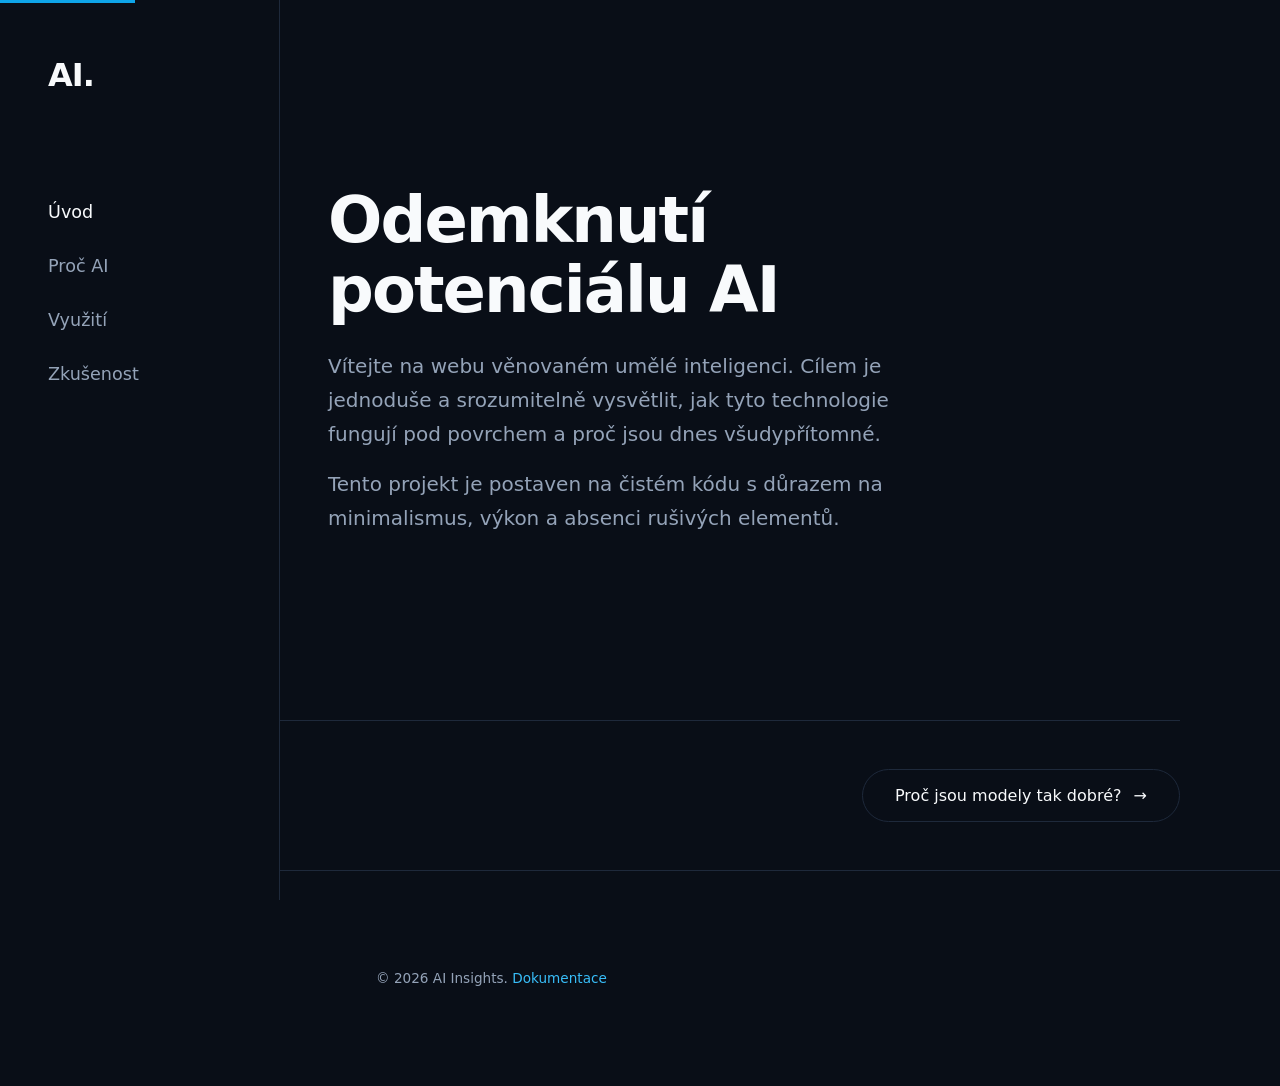
<file: index.html>
<!DOCTYPE html>
<html lang="cs">
<head>
    <meta charset="UTF-8">
    <meta name="viewport" content="width=device-width, initial-scale=1.0">
    <title>Potenciál a Síla Umělé Inteligence - Úvod</title>
    <meta name="description" content="Simplistický úvod do světa umělé inteligence.">
    <link rel="canonical" href="https://goosening.github.io/AI_Vyuziti_Web/">

    <!-- Open Graph / Facebook -->
    <meta property="og:title" content="Potenciál a Síla Umělé Inteligence - Úvod">
    <meta property="og:description" content="Simplistický úvod do světa umělé inteligence.">
    <meta property="og:type" content="website">
    <meta property="og:url" content="https://goosening.github.io/AI_Vyuziti_Web/">
    <meta property="og:image" content="https://goosening.github.io/AI_Vyuziti_Web/assets/og-image.png">

    <!-- Twitter -->
    <meta name="twitter:card" content="summary_large_image">
    <meta name="twitter:title" content="Potenciál a Síla Umělé Inteligence - Úvod">
    <meta name="twitter:description" content="Simplistický úvod do světa umělé inteligence.">
    <meta name="twitter:image" content="https://goosening.github.io/AI_Vyuziti_Web/assets/og-image.png">

    <link rel="stylesheet" href="style.css">
</head>
<body>
    <a href="#main-content" class="skip-link">Přejít na obsah</a>
    <aside class="sidebar" aria-label="Hlavní navigace">
        <div class="logo-text">AI.</div>
        <nav class="sidebar-nav">
            <a href="index.html" class="nav-link">Úvod</a>
            <a href="proc-ai.html" class="nav-link">Proč AI</a>
            <a href="vyuziti.html" class="nav-link">Využití</a>
            <a href="zkusenost.html" class="nav-link">Zkušenost</a>
        </nav>
    </aside>

    <div class="main-wrapper">
        <main id="main-content">
            <section class="hero">
                <div class="container">
                    <h1 id="hero-title" class="fade-in-left">Odemknutí<br>potenciálu AI</h1>
                    <p class="hero-subtitle fade-in-left">Vítejte na webu věnovaném umělé inteligenci. Cílem je jednoduše a srozumitelně vysvětlit, jak tyto technologie fungují pod povrchem a proč jsou dnes všudypřítomné.</p>
                    <p class="hero-subtitle fade-in-left" style="margin-top: 1rem;">Tento projekt je postaven na čistém kódu s důrazem na minimalismus, výkon a absenci rušivých elementů.</p>
                </div>
            </section>
            
            
            <div class="container page-navigation">
                <a href="proc-ai.html" class="btn-next fade-in-left">Proč jsou modely tak dobré?</a>
            </div>
        </main>

        <footer class="site-footer">
            <div class="container">
                <p>&copy; 2026 AI Insights. <a href="dokumentace.html">Dokumentace</a></p>
            </div>
        </footer>
    </div>
    <script src="script.js" defer></script>
</body>
</html>
</file>
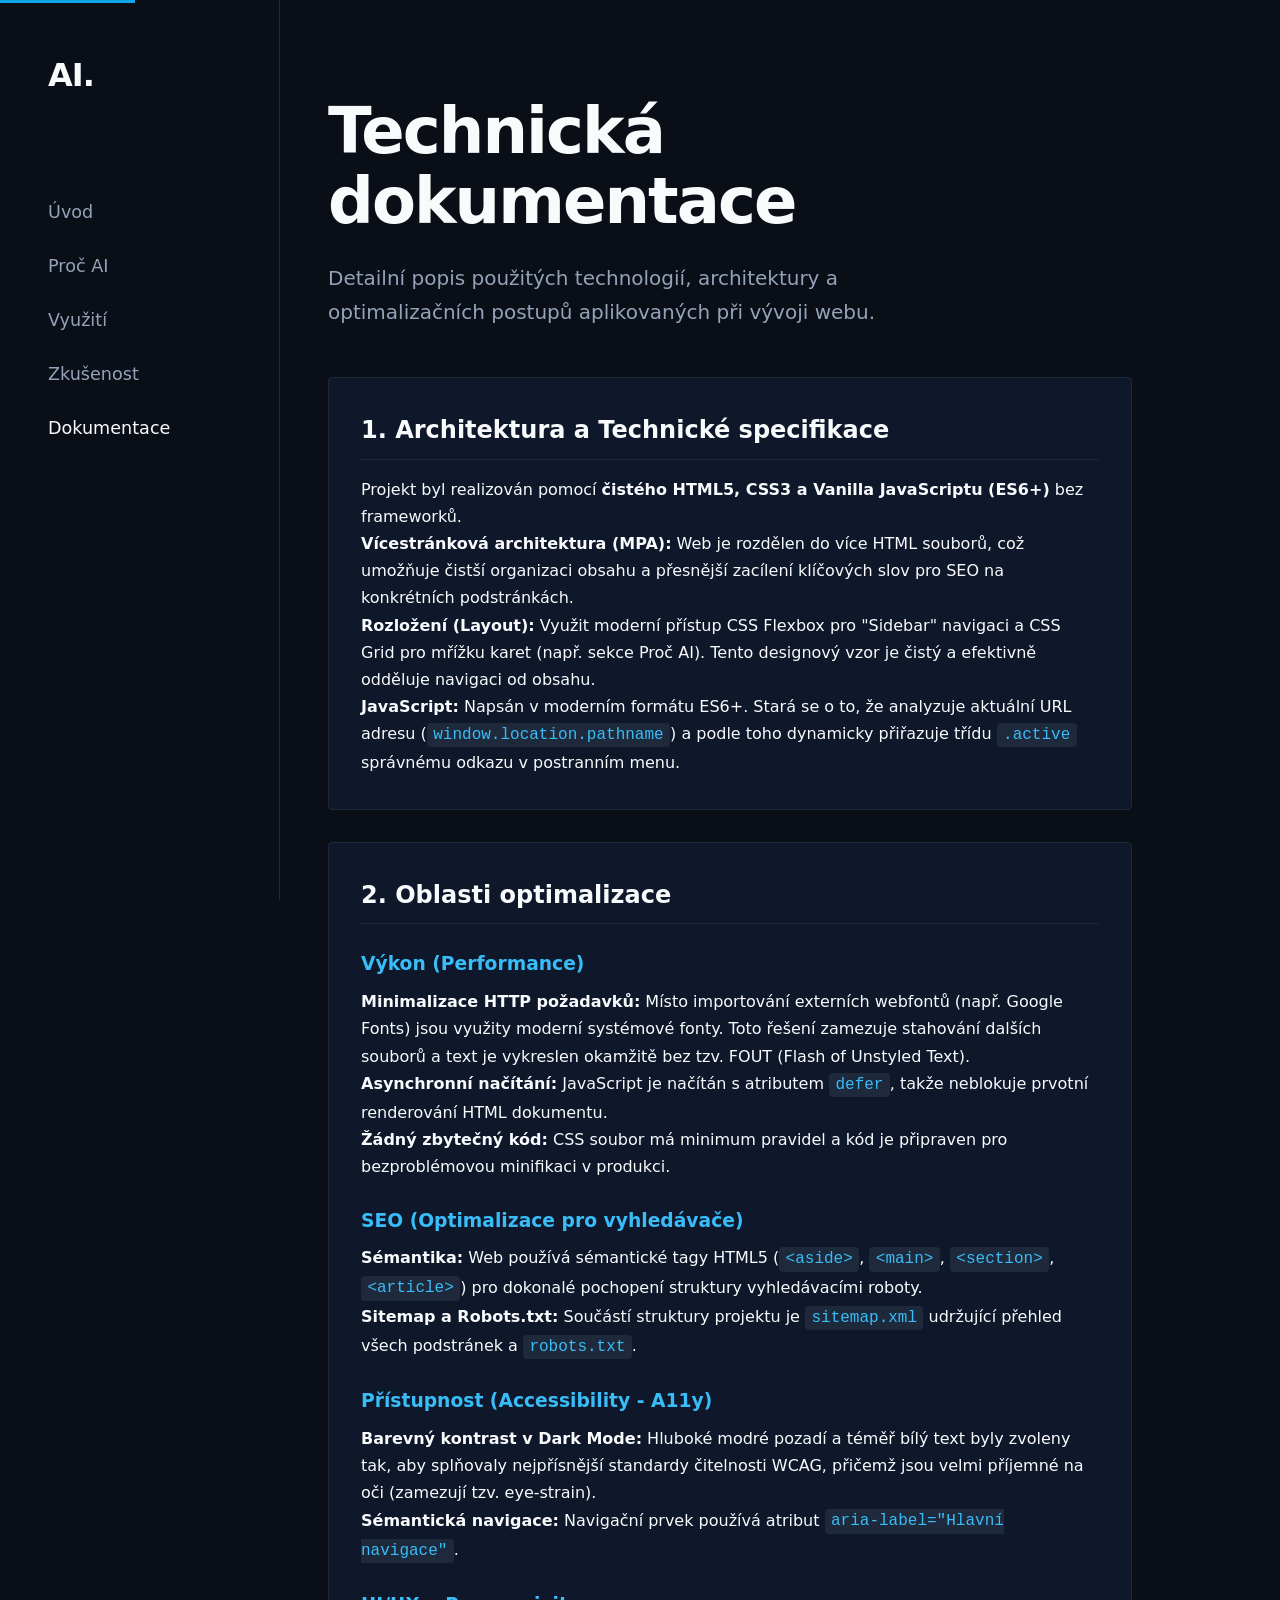
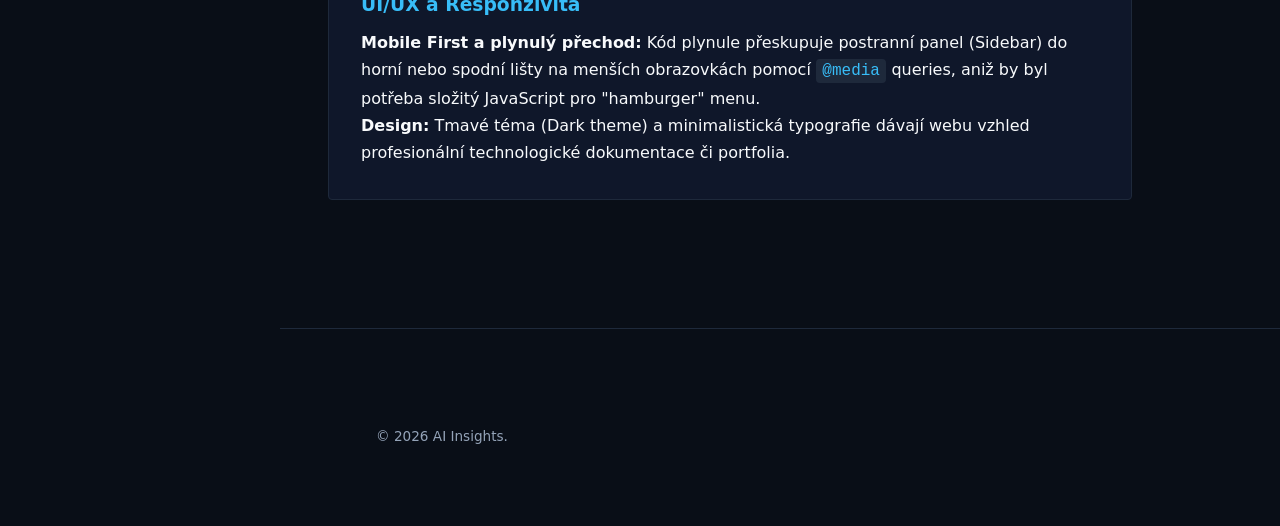
<file: dokumentace.html>
<!DOCTYPE html>
<html lang="cs">
<head>
    <meta charset="UTF-8">
    <meta name="viewport" content="width=device-width, initial-scale=1.0">
    <title>Technická Dokumentace - AI Insights</title>
    <link rel="canonical" href="https://goosening.github.io/AI_Vyuziti_Web/dokumentace.html">

    <!-- Open Graph / Facebook -->
    <meta property="og:title" content="Technická Dokumentace - AI Insights">
    <meta property="og:description" content="Detailní popis použitých technologií, architektury a optimalizačních postupů aplikovaných při vývoji webu.">
    <meta property="og:type" content="article">
    <meta property="og:url" content="https://goosening.github.io/AI_Vyuziti_Web/dokumentace.html">
    <meta property="og:image" content="https://goosening.github.io/AI_Vyuziti_Web/assets/og-image.png">

    <!-- Twitter -->
    <meta name="twitter:card" content="summary_large_image">
    <meta name="twitter:title" content="Technická Dokumentace - AI Insights">
    <meta name="twitter:description" content="Detailní popis použitých technologií, architektury a optimalizačních postupů aplikovaných při vývoji webu.">
    <meta name="twitter:image" content="https://goosening.github.io/AI_Vyuziti_Web/assets/og-image.png">

    <link rel="stylesheet" href="style.css">
    <style>
        .doc-section {
            background: var(--clr-bg-surface);
            padding: 2rem;
            border-radius: var(--border-radius);
            margin-bottom: 2rem;
            border: 1px solid var(--clr-border);
        }
        .doc-section h2 {
            color: var(--clr-text-main);
            border-bottom: 1px solid var(--clr-border);
            padding-bottom: 0.5rem;
            margin-bottom: 1rem;
        }
        .doc-section h3 {
            color: var(--clr-primary-400);
            margin-top: 1.5rem;
            margin-bottom: 0.5rem;
        }
        code {
            background-color: var(--clr-bg-card);
            padding: 0.2rem 0.4rem;
            border-radius: 4px;
            font-family: monospace;
            color: var(--clr-primary-400);
        }
    </style>
</head>
<body>
    <a href="#main-content" class="skip-link">Přejít na obsah</a>
    <aside class="sidebar" aria-label="Hlavní navigace">
        <div class="logo-text">AI.</div>
        <nav class="sidebar-nav">
            <a href="index.html" class="nav-link">Úvod</a>
            <a href="proc-ai.html" class="nav-link">Proč AI</a>
            <a href="vyuziti.html" class="nav-link">Využití</a>
            <a href="zkusenost.html" class="nav-link">Zkušenost</a>
            <a href="dokumentace.html" class="nav-link active">Dokumentace</a>
        </nav>
    </aside>

    <div class="main-wrapper">
        <main id="main-content">
            <section class="section">
                <div class="container">
                    <h1 class="page-title">Technická<br>dokumentace</h1>
                    <p class="page-subtitle" style="margin-bottom: 3rem;">Detailní popis použitých technologií, architektury a optimalizačních postupů aplikovaných při vývoji webu.</p>

                    <section class="doc-section">
                        <h2>1. Architektura a Technické specifikace</h2>
                        <p>Projekt byl realizován pomocí <strong>čistého HTML5, CSS3 a Vanilla JavaScriptu (ES6+)</strong> bez frameworků.</p>
                        <ul>
                            <li><strong>Vícestránková architektura (MPA):</strong> Web je rozdělen do více HTML souborů, což umožňuje čistší organizaci obsahu a přesnější zacílení klíčových slov pro SEO na konkrétních podstránkách.</li>
                            <li><strong>Rozložení (Layout):</strong> Využit moderní přístup CSS Flexbox pro "Sidebar" navigaci a CSS Grid pro mřížku karet (např. sekce Proč AI). Tento designový vzor je čistý a efektivně odděluje navigaci od obsahu.</li>
                            <li><strong>JavaScript:</strong> Napsán v moderním formátu ES6+. Stará se o to, že analyzuje aktuální URL adresu (<code>window.location.pathname</code>) a podle toho dynamicky přiřazuje třídu <code>.active</code> správnému odkazu v postranním menu.</li>
                        </ul>
                    </section>

                    <section class="doc-section">
                        <h2>2. Oblasti optimalizace</h2>
                        
                        <h3>Výkon (Performance)</h3>
                        <ul>
                            <li><strong>Minimalizace HTTP požadavků:</strong> Místo importování externích webfontů (např. Google Fonts) jsou využity moderní systémové fonty. Toto řešení zamezuje stahování dalších souborů a text je vykreslen okamžitě bez tzv. FOUT (Flash of Unstyled Text).</li>
                            <li><strong>Asynchronní načítání:</strong> JavaScript je načítán s atributem <code>defer</code>, takže neblokuje prvotní renderování HTML dokumentu.</li>
                            <li><strong>Žádný zbytečný kód:</strong> CSS soubor má minimum pravidel a kód je připraven pro bezproblémovou minifikaci v produkci.</li>
                        </ul>

                        <h3>SEO (Optimalizace pro vyhledávače)</h3>
                        <ul>
                            <li><strong>Sémantika:</strong> Web používá sémantické tagy HTML5 (<code>&lt;aside&gt;</code>, <code>&lt;main&gt;</code>, <code>&lt;section&gt;</code>, <code>&lt;article&gt;</code>) pro dokonalé pochopení struktury vyhledávacími roboty.</li>
                            <li><strong>Sitemap a Robots.txt:</strong> Součástí struktury projektu je <code>sitemap.xml</code> udržující přehled všech podstránek a <code>robots.txt</code>.</li>
                        </ul>

                        <h3>Přístupnost (Accessibility - A11y)</h3>
                        <ul>
                            <li><strong>Barevný kontrast v Dark Mode:</strong> Hluboké modré pozadí a téměř bílý text byly zvoleny tak, aby splňovaly nejpřísnější standardy čitelnosti WCAG, přičemž jsou velmi příjemné na oči (zamezují tzv. eye-strain).</li>
                            <li><strong>Sémantická navigace:</strong> Navigační prvek používá atribut <code>aria-label="Hlavní navigace"</code>.</li>
                        </ul>

                        <h3>UI/UX a Responzivita</h3>
                        <ul>
                            <li><strong>Mobile First a plynulý přechod:</strong> Kód plynule přeskupuje postranní panel (Sidebar) do horní nebo spodní lišty na menších obrazovkách pomocí <code>@media</code> queries, aniž by byl potřeba složitý JavaScript pro "hamburger" menu.</li>
                            <li><strong>Design:</strong> Tmavé téma (Dark theme) a minimalistická typografie dávají webu vzhled profesionální technologické dokumentace či portfolia.</li>
                        </ul>
                    </section>
                </div>
            </section>
        </main>

        <footer class="site-footer">
            <div class="container">
                <p>&copy; 2026 AI Insights.</p>
            </div>
        </footer>
    </div>
    <script src="script.js" defer></script>
</body>
</html>
</file>
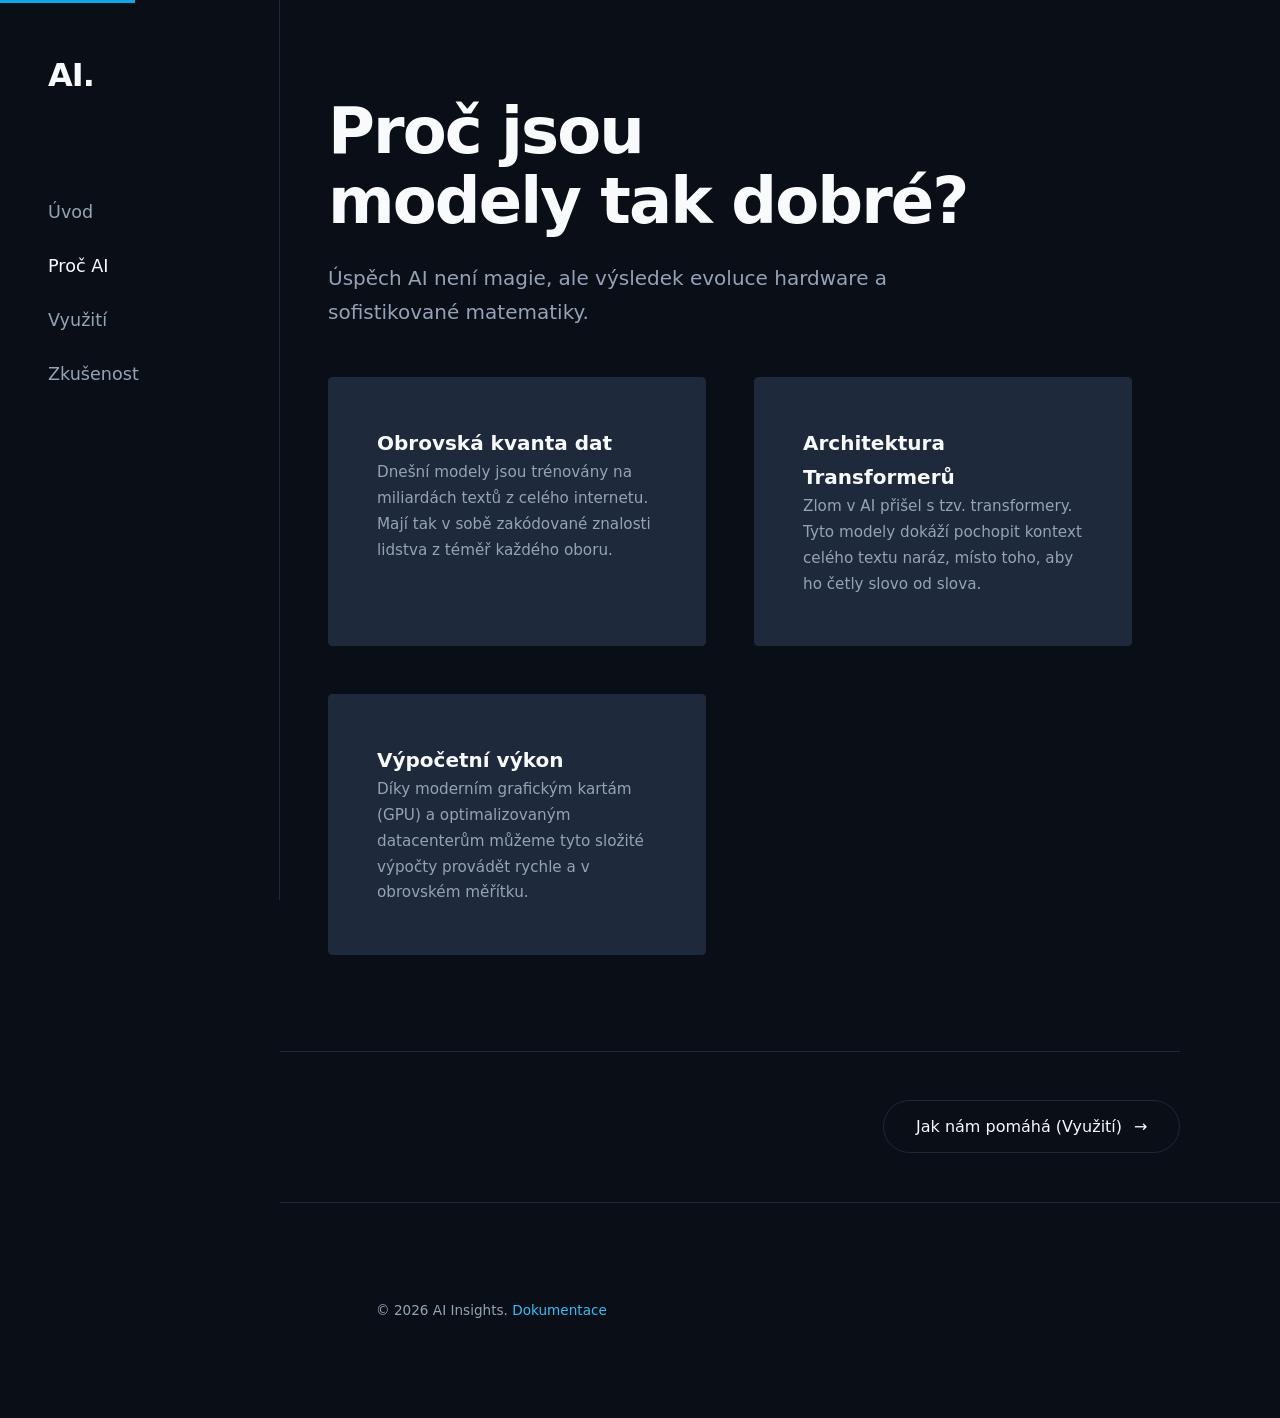
<file: proc-ai.html>
<!DOCTYPE html>
<html lang="cs">
<head>
    <meta charset="UTF-8">
    <meta name="viewport" content="width=device-width, initial-scale=1.0">
    <title>Proč je AI dobrá - AI Insights</title>
    <link rel="canonical" href="https://goosening.github.io/AI_Vyuziti_Web/proc-ai.html">

    <!-- Open Graph / Facebook -->
    <meta property="og:title" content="Proč je AI dobrá - AI Insights">
    <meta property="og:description" content="Úspěch AI není magie, ale výsledek evoluce hardware a sofistikované matematiky.">
    <meta property="og:type" content="article">
    <meta property="og:url" content="https://goosening.github.io/AI_Vyuziti_Web/proc-ai.html">
    <meta property="og:image" content="https://goosening.github.io/AI_Vyuziti_Web/assets/og-image.png">

    <!-- Twitter -->
    <meta name="twitter:card" content="summary_large_image">
    <meta name="twitter:title" content="Proč je AI dobrá - AI Insights">
    <meta name="twitter:description" content="Úspěch AI není magie, ale výsledek evoluce hardware a sofistikované matematiky.">
    <meta name="twitter:image" content="https://goosening.github.io/AI_Vyuziti_Web/assets/og-image.png">

    <link rel="stylesheet" href="style.css">
</head>
<body>
    <a href="#main-content" class="skip-link">Přejít na obsah</a>
    <aside class="sidebar" aria-label="Hlavní navigace">
        <div class="logo-text">AI.</div>
        <nav class="sidebar-nav">
            <a href="index.html" class="nav-link">Úvod</a>
            <a href="proc-ai.html" class="nav-link">Proč AI</a>
            <a href="vyuziti.html" class="nav-link">Využití</a>
            <a href="zkusenost.html" class="nav-link">Zkušenost</a>
        </nav>
    </aside>

    <div class="main-wrapper">
        <main id="main-content">
            <section class="section">
                <div class="container">
                    <h1 class="page-title fade-in-left">Proč jsou<br>modely tak dobré?</h1>
                    <p class="page-subtitle fade-in-left" style="margin-bottom: 3rem;">Úspěch AI není magie, ale výsledek evoluce hardware a sofistikované matematiky.</p>
                    
                    <div class="grid grid-3">
                        <article class="card fade-in-left">
                            <h3>Obrovská kvanta dat</h3>
                            <p>Dnešní modely jsou trénovány na miliardách textů z celého internetu. Mají tak v sobě zakódované znalosti lidstva z téměř každého oboru.</p>
                        </article>
                        <article class="card fade-in-left">
                            <h3>Architektura Transformerů</h3>
                            <p>Zlom v AI přišel s tzv. transformery. Tyto modely dokáží pochopit kontext celého textu naráz, místo toho, aby ho četly slovo od slova.</p>
                        </article>
                        <article class="card fade-in-left">
                            <h3>Výpočetní výkon</h3>
                            <p>Díky moderním grafickým kartám (GPU) a optimalizovaným datacenterům můžeme tyto složité výpočty provádět rychle a v obrovském měřítku.</p>
                        </article>
                    </div>
                </div>
            </section>
            
            <div class="container page-navigation">
                <a href="vyuziti.html" class="btn-next fade-in-left">Jak nám pomáhá (Využití)</a>
            </div>
        </main>

        <footer class="site-footer">
            <div class="container">
                <p>&copy; 2026 AI Insights. <a href="dokumentace.html">Dokumentace</a></p>
            </div>
        </footer>
    </div>
    <script src="script.js" defer></script>
</body>
</html>
</file>
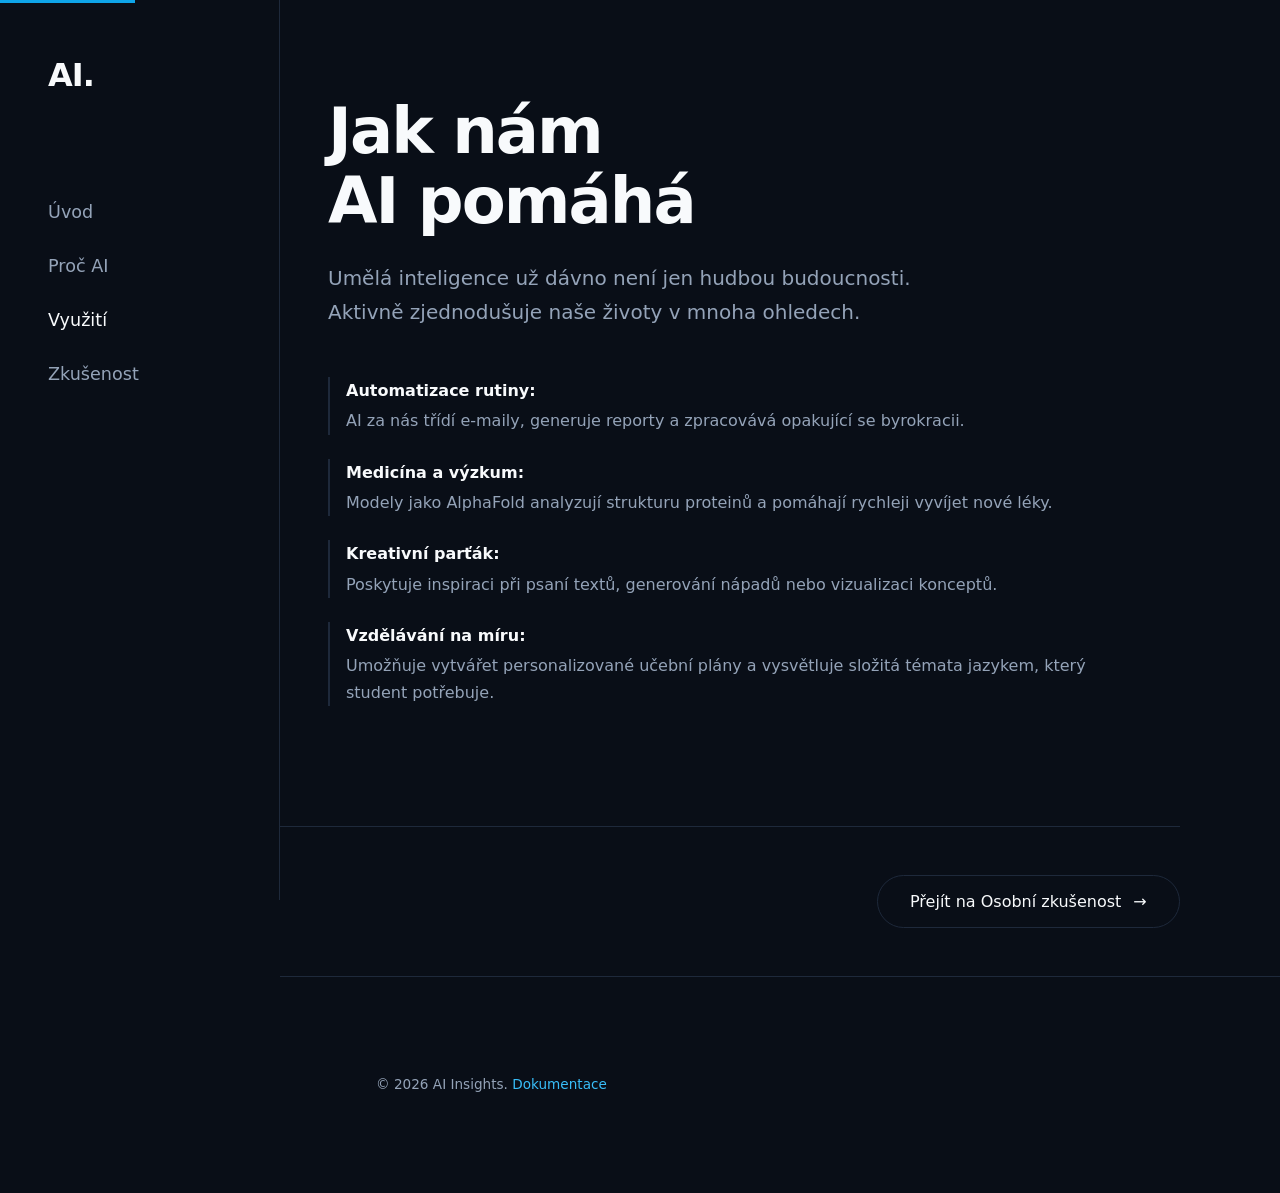
<file: vyuziti.html>
<!DOCTYPE html>
<html lang="cs">
<head>
    <meta charset="UTF-8">
    <meta name="viewport" content="width=device-width, initial-scale=1.0">
    <title>Využití AI - AI Insights</title>
    <link rel="canonical" href="https://goosening.github.io/AI_Vyuziti_Web/vyuziti.html">

    <!-- Open Graph / Facebook -->
    <meta property="og:title" content="Využití AI - AI Insights">
    <meta property="og:description" content="Umělá inteligence zjednodušuje naše životy v mnoha ohledech.">
    <meta property="og:type" content="article">
    <meta property="og:url" content="https://goosening.github.io/AI_Vyuziti_Web/vyuziti.html">
    <meta property="og:image" content="https://goosening.github.io/AI_Vyuziti_Web/assets/og-image.png">

    <!-- Twitter -->
    <meta name="twitter:card" content="summary_large_image">
    <meta name="twitter:title" content="Využití AI - AI Insights">
    <meta name="twitter:description" content="Umělá inteligence zjednodušuje naše životy v mnoha ohledech.">
    <meta name="twitter:image" content="https://goosening.github.io/AI_Vyuziti_Web/assets/og-image.png">

    <link rel="stylesheet" href="style.css">
</head>
<body>
    <a href="#main-content" class="skip-link">Přejít na obsah</a>
    <aside class="sidebar" aria-label="Hlavní navigace">
        <div class="logo-text">AI.</div>
        <nav class="sidebar-nav">
            <a href="index.html" class="nav-link">Úvod</a>
            <a href="proc-ai.html" class="nav-link">Proč AI</a>
            <a href="vyuziti.html" class="nav-link">Využití</a>
            <a href="zkusenost.html" class="nav-link">Zkušenost</a>
        </nav>
    </aside>

    <div class="main-wrapper">
        <main id="main-content">
            <section class="section">
                <div class="container">
                    <h1 class="page-title fade-in-left">Jak nám<br>AI pomáhá</h1>
                    <p class="page-subtitle fade-in-left" style="margin-bottom: 3rem;">Umělá inteligence už dávno není jen hudbou budoucnosti. Aktivně zjednodušuje naše životy v mnoha ohledech.</p>
                    
                    <ul class="feature-list fade-in-left">
                        <li><strong>Automatizace rutiny:</strong> AI za nás třídí e-maily, generuje reporty a zpracovává opakující se byrokracii.</li>
                        <li><strong>Medicína a výzkum:</strong> Modely jako AlphaFold analyzují strukturu proteinů a pomáhají rychleji vyvíjet nové léky.</li>
                        <li><strong>Kreativní parťák:</strong> Poskytuje inspiraci při psaní textů, generování nápadů nebo vizualizaci konceptů.</li>
                        <li><strong>Vzdělávání na míru:</strong> Umožňuje vytvářet personalizované učební plány a vysvětluje složitá témata jazykem, který student potřebuje.</li>
                    </ul>
                </div>
            </section>
            
            <div class="container page-navigation">
                <a href="zkusenost.html" class="btn-next fade-in-left">Přejít na Osobní zkušenost</a>
            </div>
        </main>

        <footer class="site-footer">
            <div class="container">
                <p>&copy; 2026 AI Insights. <a href="dokumentace.html">Dokumentace</a></p>
            </div>
        </footer>
    </div>
    <script src="script.js" defer></script>
</body>
</html>
</file>
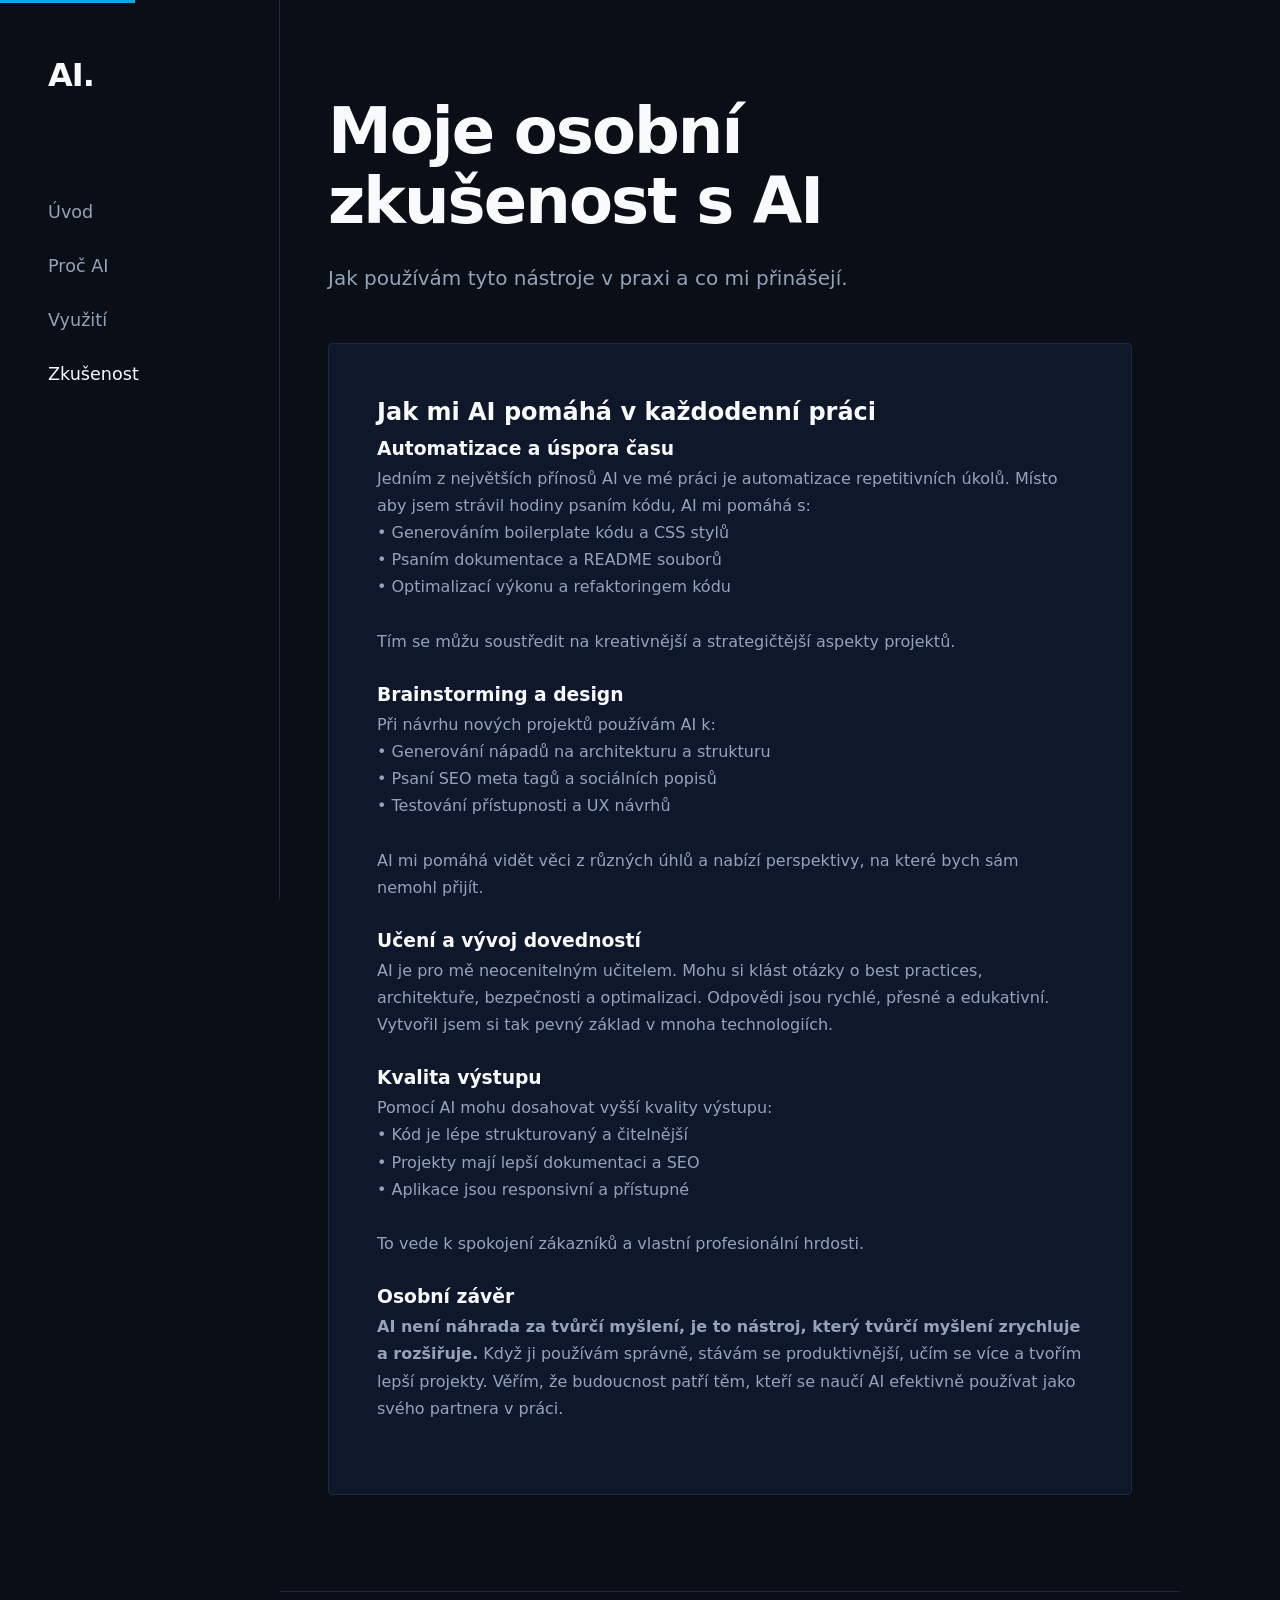
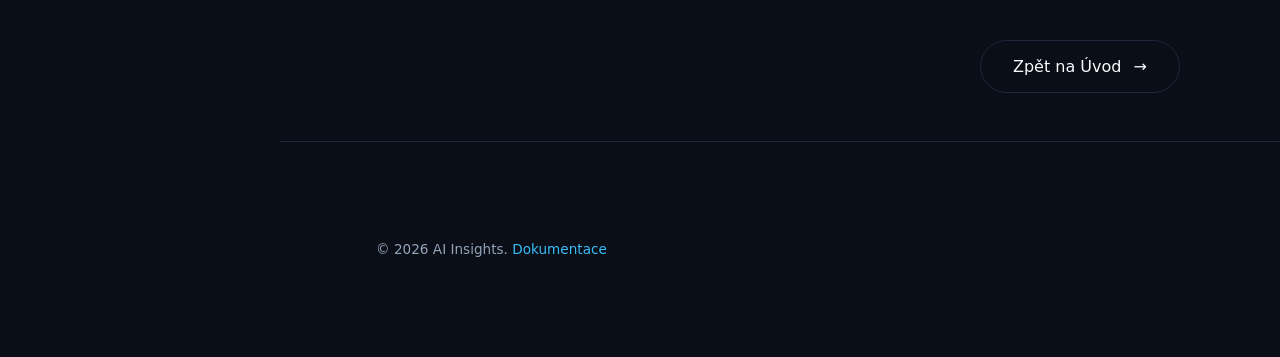
<file: zkusenost.html>
<!DOCTYPE html>
<html lang="cs">
<head>
    <meta charset="UTF-8">
    <meta name="viewport" content="width=device-width, initial-scale=1.0">
    <title>Moje osobní zkušenost - AI Insights</title>
    <link rel="canonical" href="https://goosening.github.io/AI_Vyuziti_Web/zkusenost.html">

    <!-- Open Graph / Facebook -->
    <meta property="og:title" content="Moje osobní zkušenost - AI Insights">
    <meta property="og:description" content="Jak používám tyto nástroje v praxi a co mi přinášejí.">
    <meta property="og:type" content="article">
    <meta property="og:url" content="https://goosening.github.io/AI_Vyuziti_Web/zkusenost.html">
    <meta property="og:image" content="https://goosening.github.io/AI_Vyuziti_Web/assets/og-image.png">

    <!-- Twitter -->
    <meta name="twitter:card" content="summary_large_image">
    <meta name="twitter:title" content="Moje osobní zkušenost - AI Insights">
    <meta name="twitter:description" content="Jak používám tyto nástroje v praxi a co mi přinášejí.">
    <meta name="twitter:image" content="https://goosening.github.io/AI_Vyuziti_Web/assets/og-image.png">

    <link rel="stylesheet" href="style.css">
</head>
<body>
    <a href="#main-content" class="skip-link">Přejít na obsah</a>
    <aside class="sidebar" aria-label="Hlavní navigace">
        <div class="logo-text">AI.</div>
        <nav class="sidebar-nav">
            <a href="index.html" class="nav-link">Úvod</a>
            <a href="proc-ai.html" class="nav-link">Proč AI</a>
            <a href="vyuziti.html" class="nav-link">Využití</a>
            <a href="zkusenost.html" class="nav-link">Zkušenost</a>
        </nav>
    </aside>

    <div class="main-wrapper">
        <main id="main-content">
            <section class="section">
                <div class="container">
                    <h1 class="page-title fade-in-left">Moje osobní<br>zkušenost s AI</h1>
                    <p class="page-subtitle fade-in-left" style="margin-bottom: 3rem;">Jak používám tyto nástroje v praxi a co mi přinášejí.</p>
                    
                    <div class="placeholder-box fade-in-left">
                        <h2>Jak mi AI pomáhá v každodenní práci</h2>
                        
                        <h3>Automatizace a úspora času</h3>
                        <p>Jedním z největších přínosů AI ve mé práci je automatizace repetitivních úkolů. Místo aby jsem strávil hodiny psaním kódu, AI mi pomáhá s:<br>
                        • Generováním boilerplate kódu a CSS stylů<br>
                        • Psaním dokumentace a README souborů<br>
                        • Optimalizací výkonu a refaktoringem kódu<br>
                        <br>Tím se můžu soustředit na kreativnější a strategičtější aspekty projektů.</p>
                        
                        <h3>Brainstorming a design</h3>
                        <p>Při návrhu nových projektů používám AI k:<br>
                        • Generování nápadů na architekturu a strukturu<br>
                        • Psaní SEO meta tagů a sociálních popisů<br>
                        • Testování přístupnosti a UX návrhů<br>
                        <br>AI mi pomáhá vidět věci z různých úhlů a nabízí perspektivy, na které bych sám nemohl přijít.</p>
                        
                        <h3>Učení a vývoj dovedností</h3>
                        <p>AI je pro mě neocenitelným učitelem. Mohu si klást otázky o best practices, architektuře, bezpečnosti a optimalizaci. Odpovědi jsou rychlé, přesné a edukativní. Vytvořil jsem si tak pevný základ v mnoha technologiích.</p>
                        
                        <h3>Kvalita výstupu</h3>
                        <p>Pomocí AI mohu dosahovat vyšší kvality výstupu:<br>
                        • Kód je lépe strukturovaný a čitelnější<br>
                        • Projekty mají lepší dokumentaci a SEO<br>
                        • Aplikace jsou responsivní a přístupné<br>
                        <br>To vede k spokojení zákazníků a vlastní profesionální hrdosti.</p>
                        
                        <h3>Osobní závěr</h3>
                        <p><strong>AI není náhrada za tvůrčí myšlení, je to nástroj, který tvůrčí myšlení zrychluje a rozšiřuje.</strong> Když ji používám správně, stávám se produktivnější, učím se více a tvořím lepší projekty. Věřím, že budoucnost patří těm, kteří se naučí AI efektivně používat jako svého partnera v práci.</p>
                    </div>
                </div>
            </section>
            
            <div class="container page-navigation">
                <a href="index.html" class="btn-next fade-in-left">Zpět na Úvod</a>
            </div>
        </main>

        <footer class="site-footer">
            <div class="container">
                <p>&copy; 2026 AI Insights. <a href="dokumentace.html">Dokumentace</a></p>
            </div>
        </footer>
    </div>
    <script src="script.js" defer></script>
</body>
</html>
</file>
<file: style.css>
:root {
    --clr-bg: #090e17;
    --clr-bg-surface: #0f172a;
    --clr-bg-card: #1e293b;
    
    --clr-primary-400: #38bdf8;
    --clr-primary-500: #0ea5e9;
    --clr-primary-700: #0369a1;
    
    --clr-text-main: #f8fafc;
    --clr-text-muted: #94a3b8;
    --clr-border: #1e293b;
    
    --font-sans: system-ui, -apple-system, BlinkMacSystemFont, "Segoe UI", Roboto, Helvetica, Arial, sans-serif;
    
    --sidebar-width: 280px;
    --spacing-md: 1.5rem;
    --spacing-lg: 3rem;
    --spacing-xl: 6rem;
    --border-radius: 4px;
}

*, *::before, *::after {
    box-sizing: border-box;
    margin: 0;
    padding: 0;
}

html {
    scroll-behavior: smooth;
    font-size: 16px;
}

body {
    font-family: var(--font-sans);
    line-height: 1.7;
    color: var(--clr-text-main);
    background-color: var(--clr-bg);
    -webkit-font-smoothing: antialiased;
}

a {
    color: var(--clr-primary-400);
    text-decoration: none;
    transition: color 0.2s;
}

a:hover, a:focus {
    color: var(--clr-primary-500);
    text-decoration: underline;
}

/* Přístupnost: viditelné fokusové styly pro klávesnici */
a:focus,
button:focus,
.btn-next:focus,
.btn-primary:focus,
.nav-link:focus {
    outline: 3px solid rgba(14,165,233,0.35);
    outline-offset: 3px;
    border-radius: 6px;
}

/* Skip-link: již existuje, zajistit čitelnost při fokusování */
.skip-link:focus {
    top: 0;
    left: 0;
    background: var(--clr-primary-500);
    color: white;
    padding: 8px 12px;
}

ul { list-style: none; }
.sr-only { position: absolute; width: 1px; height: 1px; padding: 0; margin: -1px; overflow: hidden; clip: rect(0,0,0,0); border: 0; }
.skip-link { position: absolute; top: -40px; left: 0; background: var(--clr-primary-500); color: white; padding: 8px; z-index: 100; }
.skip-link:focus { top: 0; }


.sidebar {
    width: var(--sidebar-width);
    height: 100vh;
    position: fixed;
    top: 0;
    left: 0;
    border-right: 1px solid var(--clr-border);
    background-color: var(--clr-bg);
    display: flex;
    flex-direction: column;
    padding: var(--spacing-lg);
    z-index: 50;
}

.sidebar .logo-text {
    font-size: 2rem;
    font-weight: bold;
    color: var(--clr-text-main);
    margin-bottom: var(--spacing-xl);
    letter-spacing: -1px;
}

.sidebar-nav {
    display: flex;
    flex-direction: column;
    gap: var(--spacing-md);
}

.sidebar-nav a {
    color: var(--clr-text-muted);
    font-size: 1.1rem;
    text-decoration: none;
}

.sidebar-nav a:hover,
.sidebar-nav a.active {
    color: var(--clr-text-main);
}

.main-wrapper {
    margin-left: var(--sidebar-width);
    min-height: 100vh;
    display: flex;
    flex-direction: column;
    
    opacity: 0;
    transition: opacity 0.3s ease-out;
}

.main-wrapper.page-enter-active {
    opacity: 1;
}

.main-wrapper.page-leave-active {
    opacity: 0;
}


.container {
    width: 100%;
    max-width: 900px;
    padding: var(--spacing-lg);
}

.hero {
    flex-grow: 1;
    display: flex;
    align-items: center;
    min-height: 80vh;
}

#hero-title, .page-title {
    font-size: clamp(3rem, 5vw, 5rem);
    line-height: 1.1;
    letter-spacing: -0.03em;
    margin-bottom: var(--spacing-md);
    color: var(--clr-text-main);
    font-weight: 700;
}

.hero-subtitle, .page-subtitle {
    font-size: 1.25rem;
    color: var(--clr-text-muted);
    max-width: 600px;
}

.section {
    padding: var(--spacing-lg) 0;
}

.section-title {
    font-size: 2rem;
    margin-bottom: var(--spacing-lg);
    color: var(--clr-text-main);
}


.grid-3 {
    display: grid;
    grid-template-columns: repeat(auto-fit, minmax(280px, 1fr));
    gap: var(--spacing-lg);
}

.card {
    background: var(--clr-bg-card);
    padding: var(--spacing-lg);
    border-radius: var(--border-radius);
    border: 1px solid var(--clr-border);
}

.card h3 {
    color: var(--clr-text-main);
    margin-bottom: var(--spacing-sm);
    font-size: 1.25rem;
}

.card p {
    color: var(--clr-text-muted);
    font-size: 0.95rem;
}


.feature-list li {
    margin-bottom: var(--spacing-md);
    color: var(--clr-text-muted);
    border-left: 2px solid var(--clr-border);
    padding-left: 1rem;
}

.feature-list strong {
    color: var(--clr-text-main);
    display: block;
    margin-bottom: 0.2rem;
}


.placeholder-box {
    background-color: var(--clr-bg-surface);
    padding: var(--spacing-lg);
    border-radius: var(--border-radius);
    border: 1px solid var(--clr-border);
}

.placeholder-box p {
    margin-bottom: var(--spacing-md);
    color: var(--clr-text-muted);
}

.placeholder-box .lead {
    font-size: 1.15rem;
    color: var(--clr-text-main);
}


.btn-primary {
    display: inline-block;
    padding: 0.75rem 1.5rem;
    background: var(--clr-primary-500);
    color: white;
    border-radius: var(--border-radius);
    font-weight: bold;
    margin-top: var(--spacing-md);
}

.btn-primary:hover {
    background: var(--clr-primary-400);
    text-decoration: none;
}


.site-footer {
    padding: var(--spacing-lg);
    border-top: 1px solid var(--clr-border);
    color: var(--clr-text-muted);
    font-size: 0.85rem;
}


@media (max-width: 900px) {
    .sidebar {
        width: 100%;
        height: auto;
        position: static;
        border-right: none;
        border-bottom: 1px solid var(--clr-border);
        padding: var(--spacing-md);
        flex-direction: row;
        justify-content: space-between;
        align-items: center;
    }
    
    .sidebar .logo-text {
        margin-bottom: 0;
        font-size: 1.5rem;
    }
    
    .sidebar-nav {
        flex-direction: row;
        gap: var(--spacing-md);
    }
    
    .sidebar-nav a {
        font-size: 0.95rem;
    }
    
    .main-wrapper {
        margin-left: 0;
        width: 100%;
    }
}

@media (max-width: 600px) {
    .sidebar {
        flex-direction: column;
        align-items: flex-start;
        gap: var(--spacing-md);
    }
    .sidebar-nav {
        flex-direction: column;
        gap: 0.5rem;
    }
}




.fade-in-left {
    opacity: 0;
    transform: translateX(-30px);
    transition: opacity 0.6s cubic-bezier(0.25, 0.46, 0.45, 0.94), transform 0.6s cubic-bezier(0.25, 0.46, 0.45, 0.94);
    will-change: opacity, transform; 
}

.fade-in-left.visible {
    opacity: 1;
    transform: translateX(0);
}


.grid-3 .card:nth-child(1) { transition-delay: 0.1s; }
.grid-3 .card:nth-child(2) { transition-delay: 0.2s; }
.grid-3 .card:nth-child(3) { transition-delay: 0.3s; }


.page-navigation {
    margin-top: auto; 
    padding: var(--spacing-lg) 0;
    display: flex;
    justify-content: flex-end;
    border-top: 1px solid var(--clr-border);
}

.btn-next {
    display: inline-flex;
    align-items: center;
    gap: 0.75rem;
    padding: 0.75rem 2rem;
    background: transparent;
    color: var(--clr-text-main);
    border: 1px solid var(--clr-border);
    border-radius: 50px;
    font-weight: 500;
    transition: all 0.2s ease;
}

.btn-next::after {
    content: "→";
    transition: transform 0.2s ease;
}

.btn-next:hover {
    background: var(--clr-bg-card);
    border-color: var(--clr-primary-500);
    text-decoration: none;
}

.btn-next:hover::after {
    transform: translateX(5px); 
}
</file>
